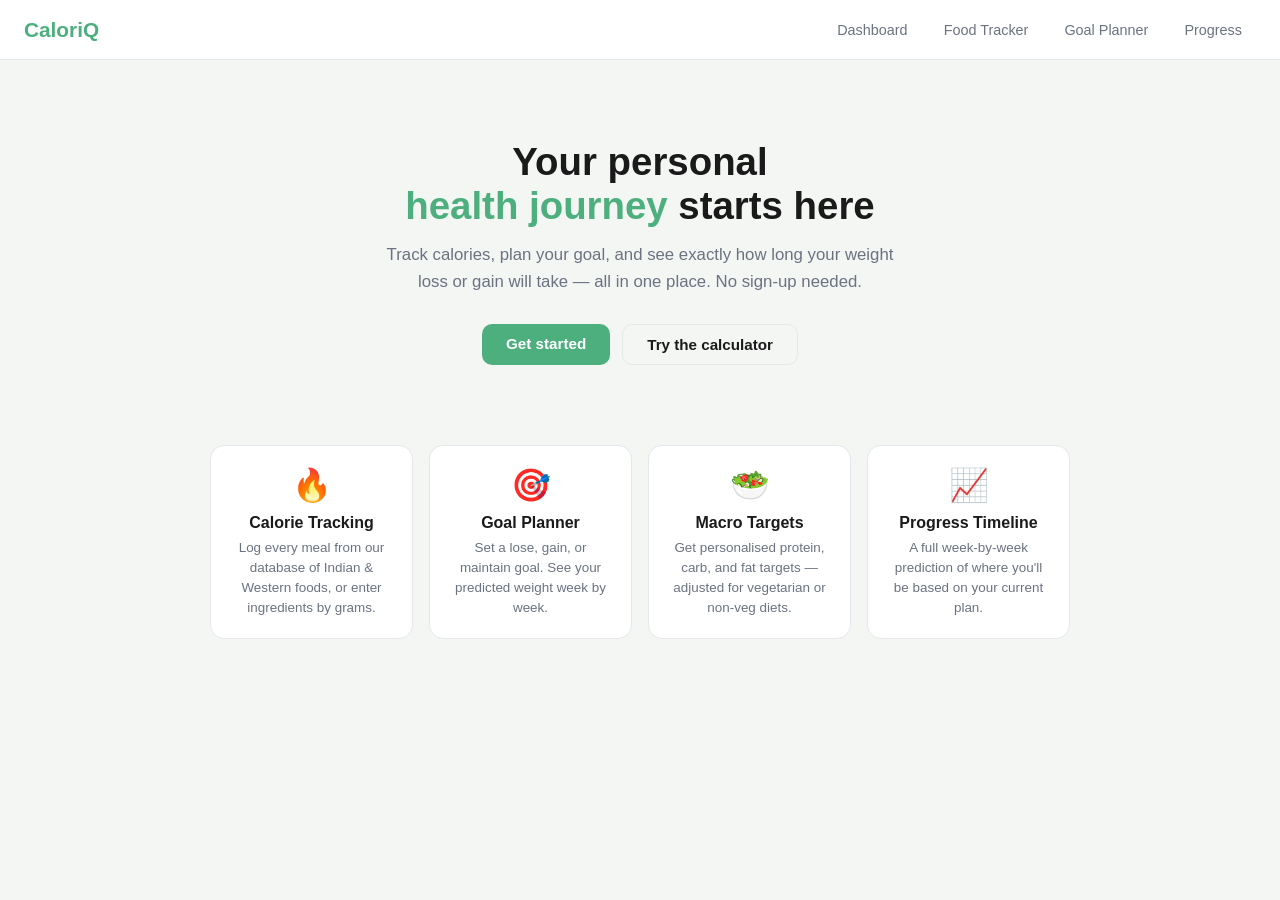
<file: index.html>
<!DOCTYPE html>
<html lang="en">
<head>
  <meta charset="UTF-8" />
  <meta name="viewport" content="width=device-width, initial-scale=1.0" />
  <title>CaloriQ — Track Your Health Journey</title>
  <link rel="stylesheet" href="style.css" />
</head>
<body>

<nav>
  <a class="nav-logo" href="index.html">CaloriQ</a>
  <div class="nav-links">
    <a href="dashboard.html">Dashboard</a>
    <a href="tracker.html">Food Tracker</a>
    <a href="planner.html">Goal Planner</a>
    <a href="progress.html">Progress</a>
  </div>
  <button class="hamburger" onclick="toggleMenu()" aria-label="Menu">
    <span></span><span></span><span></span>
  </button>
</nav>
<div class="mobile-menu" id="mobileMenu">
  <a href="dashboard.html">Dashboard</a>
  <a href="tracker.html">Food Tracker</a>
  <a href="planner.html">Goal Planner</a>
  <a href="progress.html">Progress</a>
</div>

<div class="hero">
  <h1>Your personal<br /><span>health journey</span> starts here</h1>
  <p>Track calories, plan your goal, and see exactly how long your weight loss or gain will take — all in one place. No sign-up needed.</p>
  <div class="hero-btns">
    <a class="btn btn-green" id="mainCta" href="profile-setup.html">Get started</a>
    <a class="btn btn-outline" href="planner.html">Try the calculator</a>
  </div>
</div>

<div class="features">
  <div class="feature-card">
    <div class="icon">🔥</div>
    <h3>Calorie Tracking</h3>
    <p>Log every meal from our database of Indian & Western foods, or enter ingredients by grams.</p>
  </div>
  <div class="feature-card">
    <div class="icon">🎯</div>
    <h3>Goal Planner</h3>
    <p>Set a lose, gain, or maintain goal. See your predicted weight week by week.</p>
  </div>
  <div class="feature-card">
    <div class="icon">🥗</div>
    <h3>Macro Targets</h3>
    <p>Get personalised protein, carb, and fat targets — adjusted for vegetarian or non-veg diets.</p>
  </div>
  <div class="feature-card">
    <div class="icon">📈</div>
    <h3>Progress Timeline</h3>
    <p>A full week-by-week prediction of where you'll be based on your current plan.</p>
  </div>
</div>

<script src="storage.js"></script>
<script>
  // If profile already set up, send straight to dashboard
  const existing = getProfile();
  if (existing && existing.tdee) {
    document.getElementById('mainCta').textContent = 'Go to my dashboard';
    document.getElementById('mainCta').href = 'dashboard.html';
  }

  function toggleMenu() {
    document.getElementById('mobileMenu').classList.toggle('open');
  }
</script>
</body>
</html>
</file>
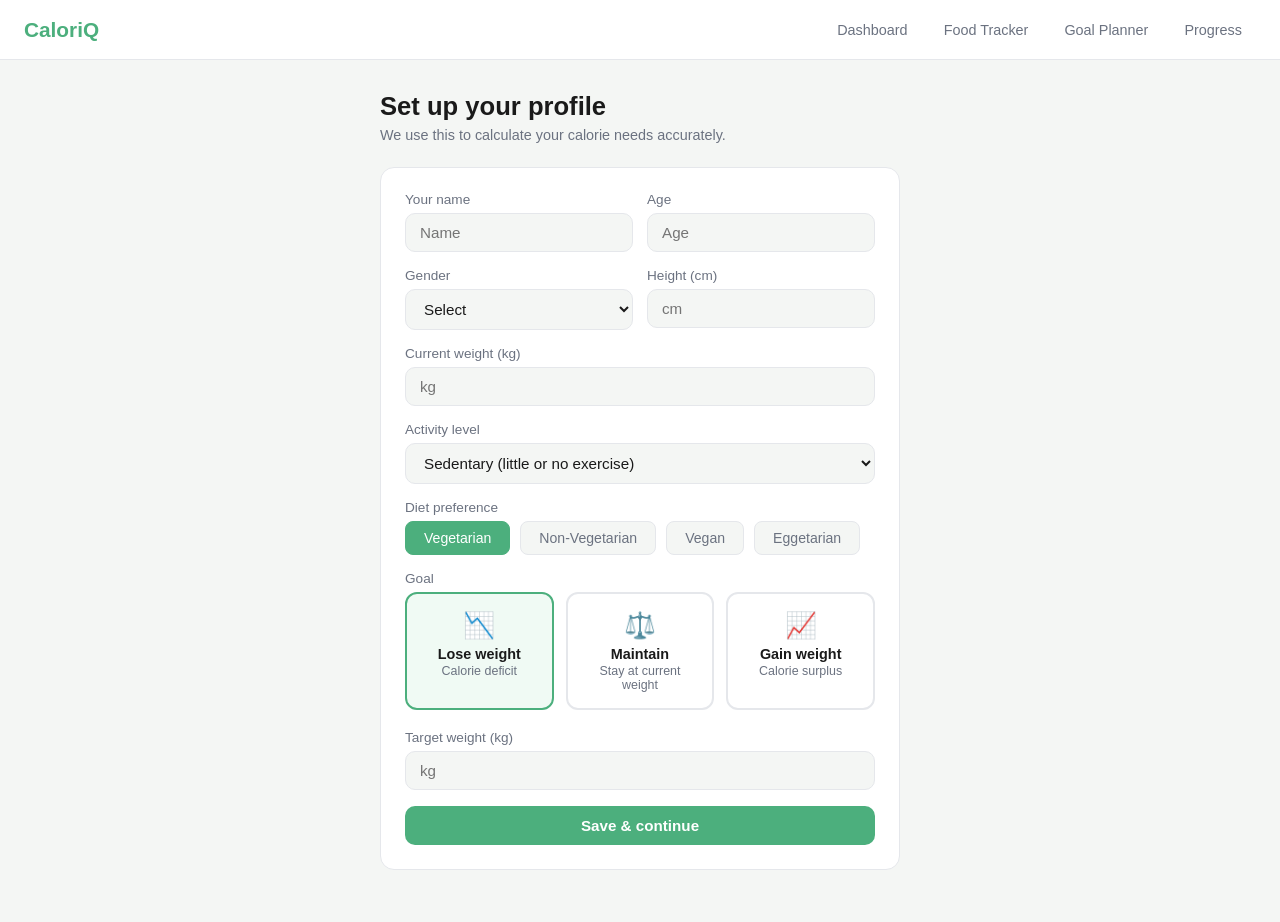
<file: dashboard.html>
<!DOCTYPE html>
<html lang="en">
<head>
  <meta charset="UTF-8" />
  <meta name="viewport" content="width=device-width, initial-scale=1.0" />
  <title>Dashboard — CaloriQ</title>
  <link rel="stylesheet" href="style.css" />
</head>
<body>
<nav>
  <a class="nav-logo" href="index.html">CaloriQ</a>
  <div class="nav-links">
    <a href="dashboard.html" class="active">Dashboard</a>
    <a href="tracker.html">Food Tracker</a>
    <a href="planner.html">Goal Planner</a>
    <a href="progress.html">Progress</a>
  </div>
  <div class="nav-user">
    <span id="navName"></span>
    <a href="profile-setup.html" style="font-size:0.85rem;color:var(--muted);text-decoration:none;border:1px solid var(--border);padding:5px 12px;border-radius:8px;">Edit profile</a>
  </div>
  <button class="hamburger" onclick="toggleMenu()" aria-label="Menu"><span></span><span></span><span></span></button>
</nav>
<div class="mobile-menu" id="mobileMenu">
  <a href="dashboard.html">Dashboard</a>
  <a href="tracker.html">Food Tracker</a>
  <a href="planner.html">Goal Planner</a>
  <a href="progress.html">Progress</a>
  <a href="profile-setup.html">Edit profile</a>
</div>

<div class="page">
  <div style="display:flex;justify-content:space-between;align-items:center;margin-bottom:24px;flex-wrap:wrap;gap:10px;">
    <div>
      <h1 style="font-size:1.5rem;font-weight:700;" id="greeting">Good morning!</h1>
      <p style="color:var(--muted);font-size:0.88rem;" id="todayDate"></p>
    </div>
    <a class="btn btn-green" href="tracker.html">+ Log food</a>
  </div>

  <div class="card">
    <h2>Today's calories</h2>
    <div class="ring-wrap">
      <svg width="120" height="120" viewBox="0 0 120 120">
        <circle cx="60" cy="60" r="50" fill="none" stroke="var(--border)" stroke-width="12"/>
        <circle id="ringCircle" cx="60" cy="60" r="50" fill="none" stroke="var(--green)" stroke-width="12"
          stroke-linecap="round" stroke-dasharray="314" stroke-dashoffset="314"
          transform="rotate(-90 60 60)" style="transition:stroke-dashoffset 0.8s;"/>
        <text id="ringPct" x="60" y="64" text-anchor="middle" font-size="18" font-weight="700" fill="var(--text)">0%</text>
      </svg>
      <div class="ring-info">
        <p>Consumed: <strong id="consumed">0 kcal</strong></p>
        <p>Goal: <strong id="goalCal">— kcal</strong></p>
        <p>Remaining: <strong id="remaining">— kcal</strong></p>
      </div>
    </div>
  </div>

  <div class="card">
    <h2>Today's macros</h2>
    <div class="macro-bar-wrap">
      <div class="bar-label"><span>Protein</span><span id="proteinVal">0g / —g</span></div>
      <div class="bar"><div class="bar-fill protein" id="proteinBar" style="width:0%"></div></div>
    </div>
    <div class="macro-bar-wrap" style="margin-top:12px;">
      <div class="bar-label"><span>Carbohydrates</span><span id="carbsVal">0g / —g</span></div>
      <div class="bar"><div class="bar-fill carbs" id="carbsBar" style="width:0%"></div></div>
    </div>
    <div class="macro-bar-wrap" style="margin-top:12px;">
      <div class="bar-label"><span>Fat</span><span id="fatVal">0g / —g</span></div>
      <div class="bar"><div class="bar-fill fat" id="fatBar" style="width:0%"></div></div>
    </div>
  </div>

  <div class="stat-grid">
    <div class="stat-chip"><div class="value" id="statTDEE">—</div><div class="label">Maintenance (kcal)</div></div>
    <div class="stat-chip"><div class="value" id="statTarget">—</div><div class="label">Your daily target</div></div>
    <div class="stat-chip"><div class="value" id="statBMI">—</div><div class="label">BMI</div></div>
    <div class="stat-chip"><div class="value" id="statGoal">—</div><div class="label">Goal</div></div>
  </div>

  <div class="card" id="macroCard">
    <h2>Recommended daily macros</h2>
    <div id="macroRecs"></div>
    <p style="font-size:0.8rem;color:var(--muted);margin-top:12px;" id="dietNote"></p>
  </div>

  <!-- AI Recommendation Box -->
  <div class="card" style="border:2px solid var(--green);">
    <div style="display:flex;justify-content:space-between;align-items:center;margin-bottom:14px;flex-wrap:wrap;gap:8px;">
      <h2 style="margin:0;">🍽️ What should I eat?</h2>
      <button class="btn btn-green" style="padding:6px 16px;font-size:0.85rem;" onclick="refreshRec()">Suggest again</button>
    </div>
    <div id="recMealType" style="font-size:0.78rem;text-transform:uppercase;letter-spacing:0.06em;color:var(--muted);margin-bottom:10px;"></div>
    <div id="recName" style="font-size:1.15rem;font-weight:700;margin-bottom:6px;"></div>
    <div id="recFoods" style="font-size:0.88rem;color:var(--muted);margin-bottom:10px;"></div>
    <div id="recCal" style="font-size:0.9rem;font-weight:600;color:var(--green);margin-bottom:8px;"></div>
    <div id="recNote" style="font-size:0.84rem;color:var(--muted);padding:10px 14px;background:var(--bg);border-radius:8px;margin-bottom:6px;"></div>
    <div id="recGoalTip" style="font-size:0.82rem;color:var(--muted);font-style:italic;"></div>
  </div>

  <div style="text-align:center;margin-top:8px;">
    <a href="planner.html" style="color:var(--green);font-size:0.9rem;text-decoration:none;">View full goal planner →</a>
  </div>
</div>

<script src="storage.js"></script>
<script src="foods.js"></script>
<script src="recommend.js"></script>
<script>
  const p = getProfile();
  if (!p || !p.tdee) { window.location.href = 'profile-setup.html'; }

  const hour = new Date().getHours();
  document.getElementById('greeting').textContent =
    (p && p.name ? 'Hey, ' + p.name + '! ' : '') +
    (hour < 12 ? 'Good morning!' : hour < 17 ? 'Good afternoon!' : 'Good evening!');
  document.getElementById('todayDate').textContent = new Date().toLocaleDateString('en-IN', { weekday:'long', day:'numeric', month:'long', year:'numeric' });
  document.getElementById('navName').textContent = p?.name || '';

  const tdee = p.tdee;
  const deficit = p.goal === 'lose' ? 500 : p.goal === 'gain' ? 500 : 0;
  const targetCal = p.goal === 'lose' ? tdee - deficit : p.goal === 'gain' ? tdee + deficit : tdee;

  const protein = p.goal === 'gain' ? Math.round(p.weight * 2) : Math.round(p.weight * 1.6);
  const fat = Math.round(targetCal * 0.25 / 9);
  const carbs = Math.round((targetCal - protein * 4 - fat * 9) / 4);

  document.getElementById('statTDEE').textContent = tdee;
  document.getElementById('statTarget').textContent = targetCal;
  document.getElementById('statBMI').textContent = (p.weight / ((p.height / 100) ** 2)).toFixed(1);
  document.getElementById('statGoal').textContent = p.goal === 'lose' ? 'Lose' : p.goal === 'gain' ? 'Gain' : 'Maintain';

  document.getElementById('macroRecs').innerHTML = `
    <div class="macro-bar-wrap">
      <div class="bar-label"><span>Protein</span><span>${protein}g/day</span></div>
      <div class="bar"><div class="bar-fill protein" style="width:100%"></div></div>
    </div>
    <div class="macro-bar-wrap" style="margin-top:12px;">
      <div class="bar-label"><span>Carbohydrates</span><span>${carbs}g/day</span></div>
      <div class="bar"><div class="bar-fill carbs" style="width:100%"></div></div>
    </div>
    <div class="macro-bar-wrap" style="margin-top:12px;">
      <div class="bar-label"><span>Fat</span><span>${fat}g/day</span></div>
      <div class="bar"><div class="bar-fill fat" style="width:100%"></div></div>
    </div>`;

  const dietNotes = {
    veg: 'Vegetarian tip: combine dal + rice or paneer to hit your protein target.',
    nonveg: 'Tip: chicken breast, eggs, and fish are excellent high-protein choices.',
    vegan: 'Vegan tip: tofu, lentils, and chickpeas are great protein sources.',
    eggetarian: 'Tip: eggs + dal together make a complete protein combination.'
  };
  document.getElementById('dietNote').textContent = dietNotes[p.diet] || '';

  // Today's logs
  const today = new Date().toISOString().slice(0, 10);
  const logs = getLogs(today);
  let consumed = 0, prot = 0, cb = 0, ft = 0;
  logs.forEach(l => { consumed += l.cal||0; prot += l.protein||0; cb += l.carbs||0; ft += l.fat||0; });

  document.getElementById('consumed').textContent = consumed + ' kcal';
  document.getElementById('goalCal').textContent = targetCal + ' kcal';
  document.getElementById('remaining').textContent = Math.max(0, targetCal - consumed) + ' kcal';

  const pct = Math.min(100, Math.round(consumed / targetCal * 100));
  document.getElementById('ringCircle').style.strokeDashoffset = 314 - (314 * pct / 100);
  document.getElementById('ringPct').textContent = pct + '%';

  document.getElementById('proteinVal').textContent = `${Math.round(prot)}g / ${protein}g`;
  document.getElementById('carbsVal').textContent = `${Math.round(cb)}g / ${carbs}g`;
  document.getElementById('fatVal').textContent = `${Math.round(ft)}g / ${fat}g`;
  document.getElementById('proteinBar').style.width = Math.min(100, prot / protein * 100) + '%';
  document.getElementById('carbsBar').style.width = Math.min(100, cb / carbs * 100) + '%';
  document.getElementById('fatBar').style.width = Math.min(100, ft / fat * 100) + '%';

  // Recommendation box
  const remainingCal = Math.max(0, targetCal - consumed);

  function refreshRec() {
    const mealType = getMealType();
    const rec = getRecommendation(p, remainingCal, mealType);
    const mealLabels = { breakfast: 'Breakfast suggestion', lunch: 'Lunch suggestion', dinner: 'Dinner suggestion', snack: 'Snack suggestion' };
    document.getElementById('recMealType').textContent = mealLabels[mealType];
    document.getElementById('recName').textContent = rec.name;
    document.getElementById('recFoods').textContent = rec.foods.join(' · ');
    document.getElementById('recCal').textContent = '~' + rec.totalCal + ' kcal';
    document.getElementById('recNote').textContent = rec.note;
    document.getElementById('recGoalTip').textContent = '💡 ' + rec.goalTip;
  }
  refreshRec();

  function toggleMenu() { document.getElementById('mobileMenu').classList.toggle('open'); }
</script>
</body>
</html>
</file>
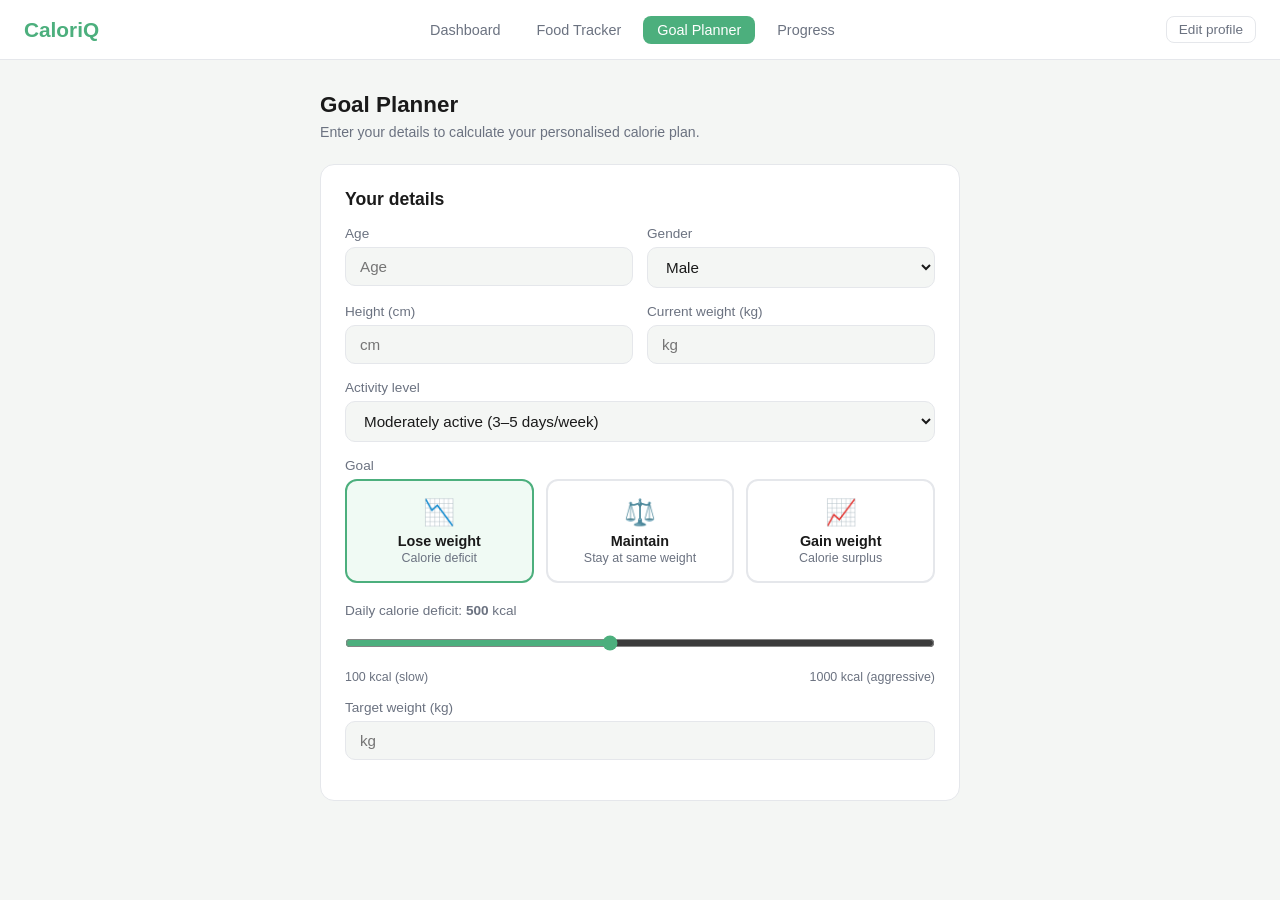
<file: planner.html>
<!DOCTYPE html>
<html lang="en">
<head>
  <meta charset="UTF-8" />
  <meta name="viewport" content="width=device-width, initial-scale=1.0" />
  <title>Goal Planner — CaloriQ</title>
  <link rel="stylesheet" href="style.css" />
</head>
<body>
<nav>
  <a class="nav-logo" href="index.html">CaloriQ</a>
  <div class="nav-links">
    <a href="dashboard.html">Dashboard</a>
    <a href="tracker.html">Food Tracker</a>
    <a href="planner.html" class="active">Goal Planner</a>
    <a href="progress.html">Progress</a>
  </div>
  <div class="nav-user">
    <a href="profile-setup.html" style="font-size:0.85rem;color:var(--muted);text-decoration:none;border:1px solid var(--border);padding:5px 12px;border-radius:8px;">Edit profile</a>
  </div>
  <button class="hamburger" onclick="toggleMenu()" aria-label="Menu"><span></span><span></span><span></span></button>
</nav>
<div class="mobile-menu" id="mobileMenu">
  <a href="dashboard.html">Dashboard</a>
  <a href="tracker.html">Food Tracker</a>
  <a href="planner.html">Goal Planner</a>
  <a href="progress.html">Progress</a>
  <a href="profile-setup.html">Edit profile</a>
</div>

<div class="page" style="max-width:680px;">
  <h1 style="font-size:1.4rem;font-weight:700;margin-bottom:6px;">Goal Planner</h1>
  <p style="color:var(--muted);font-size:0.88rem;margin-bottom:24px;">Enter your details to calculate your personalised calorie plan.</p>

  <div class="card">
    <h2>Your details</h2>
    <div class="form-row">
      <div class="form-group">
        <label>Age</label>
        <input type="number" id="age" placeholder="Age" min="10" max="100" oninput="calculate()" />
      </div>
      <div class="form-group">
        <label>Gender</label>
        <select id="gender" onchange="calculate()">
          <option value="male">Male</option>
          <option value="female">Female</option>
        </select>
      </div>
    </div>
    <div class="form-row">
      <div class="form-group">
        <label>Height (cm)</label>
        <input type="number" id="height" placeholder="cm" oninput="calculate()" />
      </div>
      <div class="form-group">
        <label>Current weight (kg)</label>
        <input type="number" id="weight" placeholder="kg" oninput="calculate()" />
      </div>
    </div>
    <div class="form-group">
      <label>Activity level</label>
      <select id="activity" onchange="calculate()">
        <option value="1.2">Sedentary (little or no exercise)</option>
        <option value="1.375">Lightly active (1–3 days/week)</option>
        <option value="1.55" selected>Moderately active (3–5 days/week)</option>
        <option value="1.725">Very active (6–7 days/week)</option>
        <option value="1.9">Extra active (physical job + training)</option>
      </select>
    </div>

    <div class="form-group">
      <label>Goal</label>
      <div class="goal-cards">
        <div class="goal-card selected" data-goal="lose" onclick="selectGoal(this)">
          <div class="icon">📉</div>
          <div class="name">Lose weight</div>
          <div class="desc">Calorie deficit</div>
        </div>
        <div class="goal-card" data-goal="maintain" onclick="selectGoal(this)">
          <div class="icon">⚖️</div>
          <div class="name">Maintain</div>
          <div class="desc">Stay at same weight</div>
        </div>
        <div class="goal-card" data-goal="gain" onclick="selectGoal(this)">
          <div class="icon">📈</div>
          <div class="name">Gain weight</div>
          <div class="desc">Calorie surplus</div>
        </div>
      </div>
    </div>

    <div id="deficitGroup">
      <div class="form-group">
        <label>Daily calorie <span id="deficitLabel">deficit</span>: <strong id="deficitDisplay">500</strong> kcal</label>
        <input type="range" id="deficit" min="100" max="1000" step="50" value="500"
          oninput="document.getElementById('deficitDisplay').textContent=this.value; calculate();"
          style="width:100%;accent-color:var(--green);" />
        <div style="display:flex;justify-content:space-between;font-size:0.78rem;color:var(--muted);margin-top:4px;">
          <span>100 kcal (slow)</span><span>1000 kcal (aggressive)</span>
        </div>
      </div>
      <div class="form-group">
        <label>Target weight (kg)</label>
        <input type="number" id="targetWeight" placeholder="kg" oninput="calculate()" />
      </div>
    </div>
  </div>

  <!-- Results -->
  <div class="card" id="results" style="display:none;">
    <h2>Your calorie plan</h2>
    <div class="stat-grid">
      <div class="stat-chip"><div class="value" id="resBMR">—</div><div class="label">BMR (kcal)</div></div>
      <div class="stat-chip"><div class="value" id="resTDEE">—</div><div class="label">Maintenance (kcal)</div></div>
      <div class="stat-chip"><div class="value" id="resTarget">—</div><div class="label">Your daily target</div></div>
      <div class="stat-chip"><div class="value" id="resBMI">—</div><div class="label">BMI</div></div>
    </div>

    <div class="alert alert-green" id="weeklyAlert" style="margin-top:4px;"></div>
    <div class="alert alert-orange" id="timeAlert" style="margin-top:8px;display:none;"></div>

    <div style="margin-top:20px;">
      <h2>Recommended macros</h2>
      <div class="macro-bar-wrap">
        <div class="bar-label"><span>Protein</span><span id="rProtein">—</span></div>
        <div class="bar"><div class="bar-fill protein" style="width:100%"></div></div>
      </div>
      <div class="macro-bar-wrap" style="margin-top:12px;">
        <div class="bar-label"><span>Carbohydrates</span><span id="rCarbs">—</span></div>
        <div class="bar"><div class="bar-fill carbs" style="width:100%"></div></div>
      </div>
      <div class="macro-bar-wrap" style="margin-top:12px;">
        <div class="bar-label"><span>Fat</span><span id="rFat">—</span></div>
        <div class="bar"><div class="bar-fill fat" style="width:100%"></div></div>
      </div>
    </div>

    <button class="btn btn-green" style="margin-top:20px;" onclick="savePlan()">Save this plan to my profile</button>
    <span id="savedMsg" style="color:var(--green);font-size:0.85rem;margin-left:12px;display:none;">Saved!</span>
  </div>
</div>

<script src="storage.js"></script>
<script>
  let currentGoal = 'lose';

  // Pre-fill from saved profile
  const p = getProfile();
  if (p) {
    if (p.age) document.getElementById('age').value = p.age;
    if (p.gender) document.getElementById('gender').value = p.gender;
    if (p.height) document.getElementById('height').value = p.height;
    if (p.weight) document.getElementById('weight').value = p.weight;
    if (p.activity) document.getElementById('activity').value = p.activity;
    if (p.targetWeight) document.getElementById('targetWeight').value = p.targetWeight;
    if (p.goal) {
      currentGoal = p.goal;
      document.querySelectorAll('.goal-card').forEach(c => c.classList.toggle('selected', c.dataset.goal === currentGoal));
      updateGoalUI();
    }
    if (p.deficit) {
      document.getElementById('deficit').value = p.deficit;
      document.getElementById('deficitDisplay').textContent = p.deficit;
    }
  }
  calculate();

  function selectGoal(card) {
    document.querySelectorAll('.goal-card').forEach(c => c.classList.remove('selected'));
    card.classList.add('selected');
    currentGoal = card.dataset.goal;
    updateGoalUI();
    calculate();
  }

  function updateGoalUI() {
    document.getElementById('deficitGroup').style.display = currentGoal === 'maintain' ? 'none' : '';
    document.getElementById('deficitLabel').textContent = currentGoal === 'gain' ? 'surplus' : 'deficit';
  }

  function calculate() {
    const age = +document.getElementById('age').value;
    const gender = document.getElementById('gender').value;
    const height = +document.getElementById('height').value;
    const weight = +document.getElementById('weight').value;
    const activity = +document.getElementById('activity').value;
    const deficit = +document.getElementById('deficit').value;
    const targetWeight = +document.getElementById('targetWeight').value;

    if (!age || !height || !weight) { document.getElementById('results').style.display = 'none'; return; }

    const bmr = Math.round(gender === 'male'
      ? 10 * weight + 6.25 * height - 5 * age + 5
      : 10 * weight + 6.25 * height - 5 * age - 161);
    const tdee = Math.round(bmr * activity);
    const target = currentGoal === 'lose' ? tdee - deficit : currentGoal === 'gain' ? tdee + deficit : tdee;
    const bmi = (weight / ((height / 100) ** 2)).toFixed(1);

    document.getElementById('resBMR').textContent = bmr;
    document.getElementById('resTDEE').textContent = tdee;
    document.getElementById('resTarget').textContent = target;
    document.getElementById('resBMI').textContent = bmi;

    const kgPerWeek = (deficit * 7 / 7700).toFixed(2);
    const weeklyEl = document.getElementById('weeklyAlert');
    const timeEl = document.getElementById('timeAlert');

    if (currentGoal === 'maintain') {
      weeklyEl.textContent = `Eat ${target} kcal/day to maintain your current weight.`;
      timeEl.style.display = 'none';
    } else {
      const dir = currentGoal === 'lose' ? 'lose' : 'gain';
      weeklyEl.textContent = `At a ${deficit} kcal ${currentGoal === 'lose' ? 'deficit' : 'surplus'}, you will ${dir} approximately ${kgPerWeek} kg per week.`;
      if (targetWeight && targetWeight !== weight) {
        const diff = Math.abs(weight - targetWeight);
        const weeks = Math.round(diff / +kgPerWeek);
        const months = (weeks / 4.33).toFixed(1);
        timeEl.textContent = `To ${dir} ${diff.toFixed(1)} kg and reach ${targetWeight} kg: ~${weeks} weeks (${months} months).`;
        timeEl.style.display = '';
      } else {
        timeEl.style.display = 'none';
      }
    }

    const protein = currentGoal === 'gain' ? Math.round(weight * 2) : Math.round(weight * 1.6);
    const fat = Math.round(target * 0.25 / 9);
    const carbs = Math.round((target - protein * 4 - fat * 9) / 4);
    document.getElementById('rProtein').textContent = protein + 'g/day';
    document.getElementById('rCarbs').textContent = carbs + 'g/day';
    document.getElementById('rFat').textContent = fat + 'g/day';

    document.getElementById('results').style.display = '';
    window._planData = { age, gender, height, weight, activity, goal: currentGoal, targetWeight, tdee, deficit, target };
  }

  function savePlan() {
    if (!window._planData) return;
    saveProfile(window._planData);
    document.getElementById('savedMsg').style.display = 'inline';
    setTimeout(() => document.getElementById('savedMsg').style.display = 'none', 2500);
  }

  function toggleMenu() { document.getElementById('mobileMenu').classList.toggle('open'); }
</script>
</body>
</html>
</file>
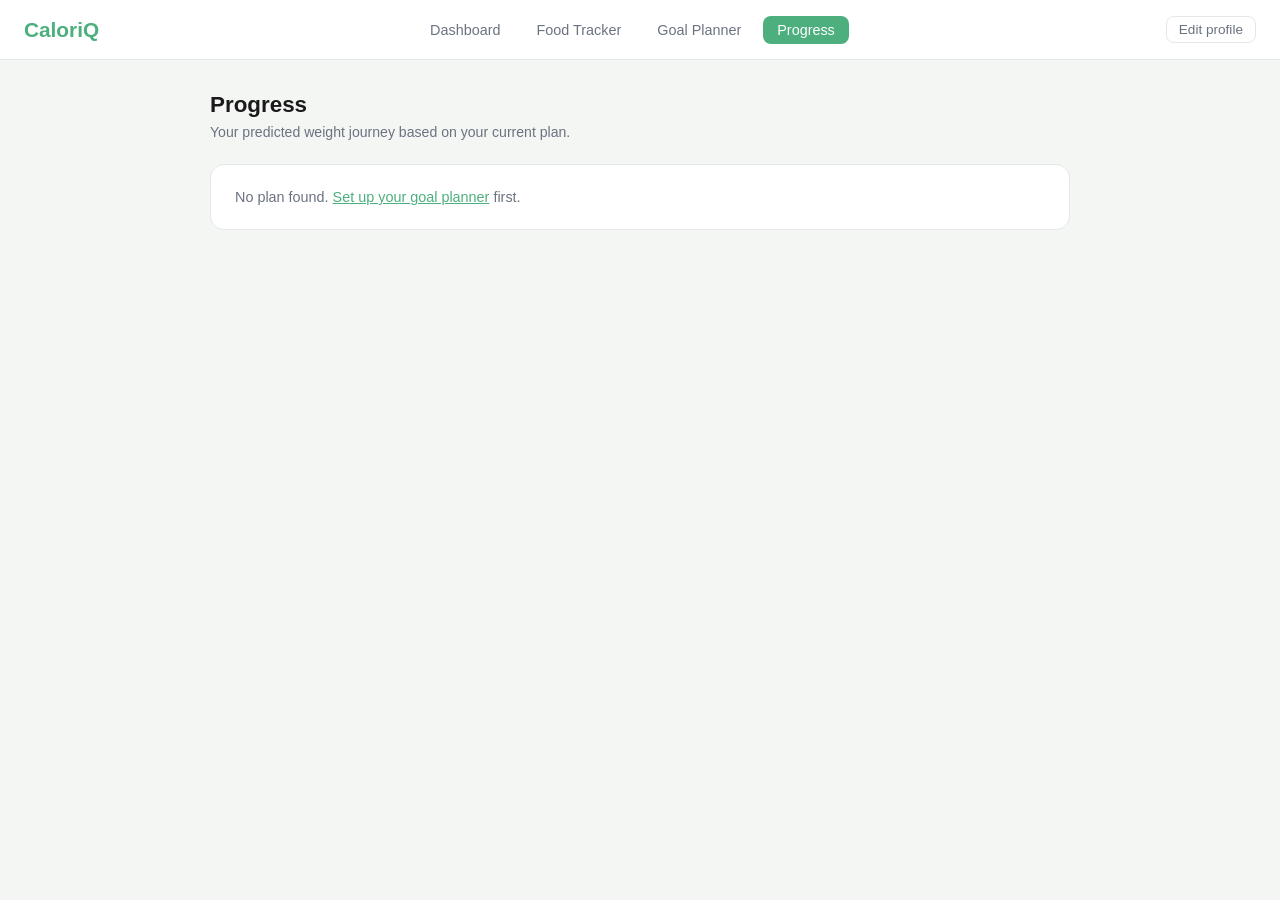
<file: progress.html>
<!DOCTYPE html>
<html lang="en">
<head>
  <meta charset="UTF-8" />
  <meta name="viewport" content="width=device-width, initial-scale=1.0" />
  <title>Progress — CaloriQ</title>
  <link rel="stylesheet" href="style.css" />
</head>
<body>
<nav>
  <a class="nav-logo" href="index.html">CaloriQ</a>
  <div class="nav-links">
    <a href="dashboard.html">Dashboard</a>
    <a href="tracker.html">Food Tracker</a>
    <a href="planner.html">Goal Planner</a>
    <a href="progress.html" class="active">Progress</a>
  </div>
  <div class="nav-user">
    <a href="profile-setup.html" style="font-size:0.85rem;color:var(--muted);text-decoration:none;border:1px solid var(--border);padding:5px 12px;border-radius:8px;">Edit profile</a>
  </div>
  <button class="hamburger" onclick="toggleMenu()" aria-label="Menu"><span></span><span></span><span></span></button>
</nav>
<div class="mobile-menu" id="mobileMenu">
  <a href="dashboard.html">Dashboard</a>
  <a href="tracker.html">Food Tracker</a>
  <a href="planner.html">Goal Planner</a>
  <a href="progress.html">Progress</a>
  <a href="profile-setup.html">Edit profile</a>
</div>

<div class="page">
  <h1 style="font-size:1.4rem;font-weight:700;margin-bottom:6px;">Progress</h1>
  <p style="color:var(--muted);font-size:0.88rem;margin-bottom:24px;">Your predicted weight journey based on your current plan.</p>

  <div id="noProfileMsg" class="card" style="display:none;">
    <p style="color:var(--muted);font-size:0.9rem;">No plan found. <a href="planner.html" style="color:var(--green);">Set up your goal planner</a> first.</p>
  </div>

  <div id="mainContent">
    <div class="stat-grid" style="margin-bottom:20px;">
      <div class="stat-chip"><div class="value" id="chipStart">—</div><div class="label">Starting weight (kg)</div></div>
      <div class="stat-chip"><div class="value" id="chipTarget">—</div><div class="label">Target weight (kg)</div></div>
      <div class="stat-chip"><div class="value" id="chipDiff">—</div><div class="label">To <span id="chipDir">lose</span> (kg)</div></div>
      <div class="stat-chip"><div class="value" id="chipWeeks">—</div><div class="label">Estimated weeks</div></div>
    </div>

    <div class="card">
      <h2>Week-by-week prediction</h2>
      <p style="font-size:0.82rem;color:var(--muted);margin-bottom:16px;">Based on a <span id="deficitNote">500</span> kcal daily <span id="dirNote">deficit</span>. Actual results vary.</p>
      <div style="overflow-x:auto;">
        <table class="prog-table">
          <thead>
            <tr><th>Week</th><th>Date</th><th>Predicted weight (kg)</th><th>Change</th></tr>
          </thead>
          <tbody id="progBody"></tbody>
        </table>
      </div>
    </div>

    <div class="card">
      <h2>Log today's weight</h2>
      <p style="font-size:0.85rem;color:var(--muted);margin-bottom:14px;">Track your real weight to compare against predictions.</p>
      <div style="display:flex;gap:10px;align-items:center;flex-wrap:wrap;">
        <input type="number" id="actualWeight" placeholder="kg" step="0.1"
          style="width:100px;padding:9px 12px;border:1px solid var(--border);border-radius:10px;font-size:0.95rem;" />
        <button class="btn btn-green" onclick="logWeight()">Log weight</button>
        <span id="weightSaved" style="color:var(--green);font-size:0.85rem;display:none;">Saved!</span>
      </div>
    </div>

    <div class="card" id="historyCard" style="display:none;">
      <h2>Weight history</h2>
      <table class="prog-table">
        <thead><tr><th>Date</th><th>Your weight (kg)</th><th>vs prediction</th></tr></thead>
        <tbody id="historyBody"></tbody>
      </table>
    </div>
  </div>
</div>

<script src="storage.js"></script>
<script>
  const p = getProfile();

  if (!p || !p.tdee) {
    document.getElementById('noProfileMsg').style.display = '';
    document.getElementById('mainContent').style.display = 'none';
  } else {
    buildTable(p);
    renderHistory(p);
  }

  function buildTable(p) {
    const start = p.weight;
    const target = p.targetWeight || start;
    const goal = p.goal || 'maintain';
    const deficit = p.deficit || 500;
    const kgPerWeek = deficit * 7 / 7700;

    document.getElementById('chipStart').textContent = start;
    document.getElementById('chipTarget').textContent = target;
    document.getElementById('chipDiff').textContent = Math.abs(start - target).toFixed(1);
    document.getElementById('chipDir').textContent = goal === 'gain' ? 'gain' : 'lose';
    document.getElementById('deficitNote').textContent = deficit;
    document.getElementById('dirNote').textContent = goal === 'gain' ? 'surplus' : 'deficit';

    const totalWeeks = goal === 'maintain' ? 12 : Math.ceil(Math.abs(start - target) / kgPerWeek);
    document.getElementById('chipWeeks').textContent = goal === 'maintain' ? '—' : totalWeeks;

    const tbody = document.getElementById('progBody');
    const now = new Date();

    for (let w = 0; w <= Math.min(totalWeeks, 52); w++) {
      const date = new Date(now);
      date.setDate(date.getDate() + w * 7);

      const predicted = goal === 'lose'
        ? Math.max(target, start - kgPerWeek * w)
        : goal === 'gain'
        ? Math.min(target, start + kgPerWeek * w)
        : start;

      const change = w === 0 ? '—'
        : (goal === 'lose' ? '−' : goal === 'gain' ? '+' : '') + kgPerWeek.toFixed(2) + ' kg';

      const reached = w > 0 && (
        (goal === 'lose' && predicted <= target) ||
        (goal === 'gain' && predicted >= target)
      );

      tbody.innerHTML += `<tr ${reached ? 'style="background:#f0faf4;font-weight:600;"' : ''}>
        <td>${w === 0 ? 'Now' : 'Week ' + w}</td>
        <td>${date.toLocaleDateString('en-IN', { day:'numeric', month:'short' })}</td>
        <td>${predicted.toFixed(1)} kg ${reached ? '🎯' : ''}</td>
        <td style="color:${goal === 'lose' ? 'var(--red)' : goal === 'gain' ? 'var(--green)' : 'var(--muted)'};">${change}</td>
      </tr>`;

      if (reached) break;
    }
  }

  function logWeight() {
    const w = parseFloat(document.getElementById('actualWeight').value);
    if (!w) return;
    addWeightLog(w);
    document.getElementById('actualWeight').value = '';
    document.getElementById('weightSaved').style.display = 'inline';
    setTimeout(() => document.getElementById('weightSaved').style.display = 'none', 2000);
    renderHistory(getProfile());
  }

  function renderHistory(p) {
    const logs = getWeightLogs();
    if (!logs.length) return;
    document.getElementById('historyCard').style.display = '';
    const kgPerWeek = (p.deficit || 500) * 7 / 7700;
    const startTs = p.updatedAt || Date.now();
    const goal = p.goal || 'maintain';

    document.getElementById('historyBody').innerHTML = logs
      .sort((a, b) => b.ts - a.ts)
      .map(l => {
        const weeksIn = (l.ts - startTs) / (7 * 24 * 3600 * 1000);
        const predicted = goal === 'lose' ? p.weight - kgPerWeek * weeksIn
          : goal === 'gain' ? p.weight + kgPerWeek * weeksIn : p.weight;
        const diff = (l.weight - predicted).toFixed(1);
        const sign = diff > 0 ? '+' : '';
        return `<tr>
          <td>${new Date(l.ts).toLocaleDateString('en-IN', { day:'numeric', month:'short' })}</td>
          <td>${l.weight} kg</td>
          <td style="color:${Math.abs(diff) < 0.5 ? 'var(--green)' : 'var(--muted)'};">${sign}${diff} kg vs prediction</td>
        </tr>`;
      }).join('');
  }

  function toggleMenu() { document.getElementById('mobileMenu').classList.toggle('open'); }
</script>
</body>
</html>
</file>
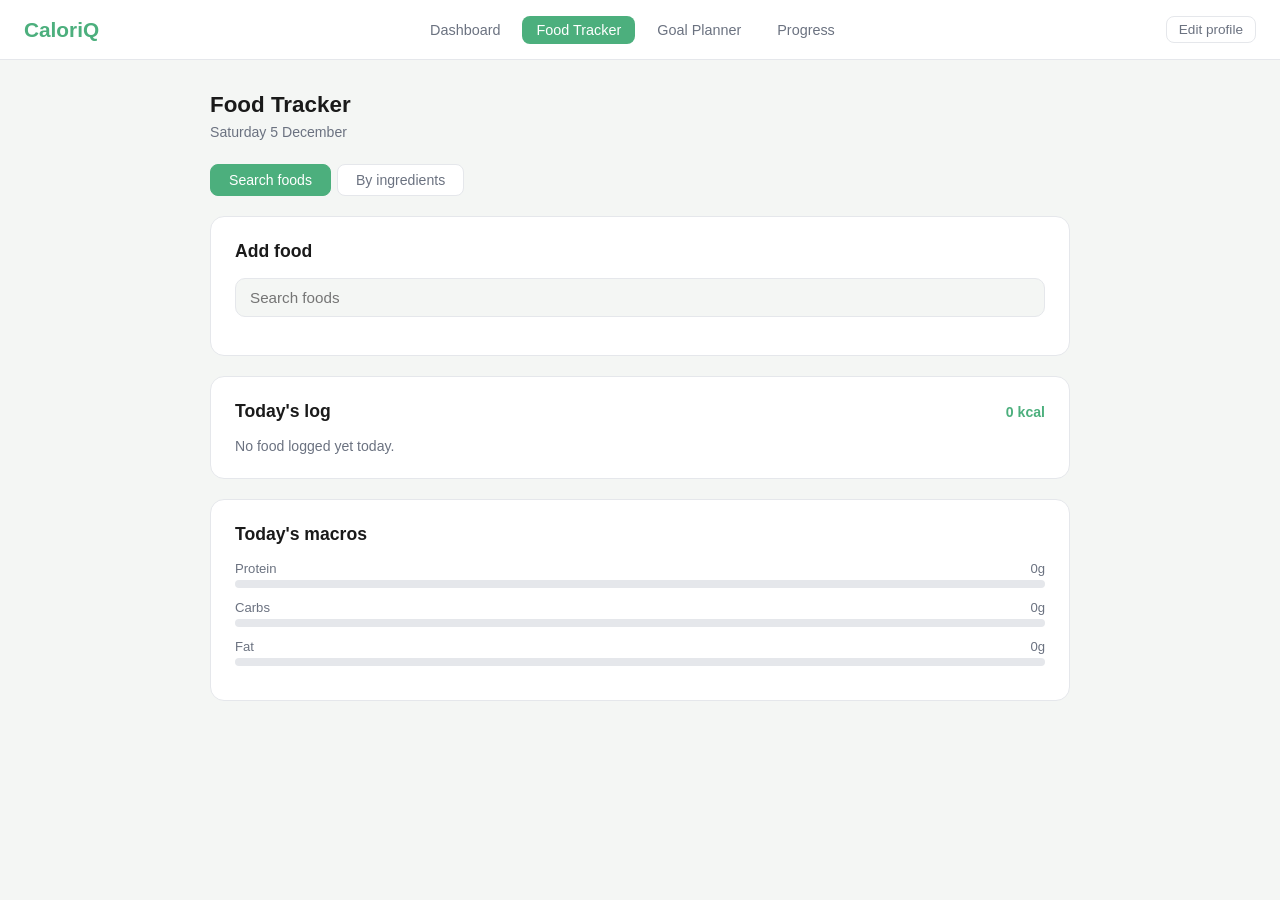
<file: tracker.html>
<!DOCTYPE html>
<html lang="en">
<head>
  <meta charset="UTF-8" />
  <meta name="viewport" content="width=device-width, initial-scale=1.0" />
  <title>Food Tracker — CaloriQ</title>
  <link rel="stylesheet" href="style.css" />
</head>
<body>
<nav>
  <a class="nav-logo" href="index.html">CaloriQ</a>
  <div class="nav-links">
    <a href="dashboard.html">Dashboard</a>
    <a href="tracker.html" class="active">Food Tracker</a>
    <a href="planner.html">Goal Planner</a>
    <a href="progress.html">Progress</a>
  </div>
  <div class="nav-user">
    <a href="profile-setup.html" style="font-size:0.85rem;color:var(--muted);text-decoration:none;border:1px solid var(--border);padding:5px 12px;border-radius:8px;">Edit profile</a>
  </div>
  <button class="hamburger" onclick="toggleMenu()" aria-label="Menu"><span></span><span></span><span></span></button>
</nav>
<div class="mobile-menu" id="mobileMenu">
  <a href="dashboard.html">Dashboard</a>
  <a href="tracker.html">Food Tracker</a>
  <a href="planner.html">Goal Planner</a>
  <a href="progress.html">Progress</a>
  <a href="profile-setup.html">Edit profile</a>
</div>

<div class="page">
  <h1 style="font-size:1.4rem;font-weight:700;margin-bottom:6px;">Food Tracker</h1>
  <p style="color:var(--muted);font-size:0.88rem;margin-bottom:24px;" id="todayLabel"></p>

  <div class="tabs">
    <button class="tab-btn active" onclick="switchTab('search', this)">Search foods</button>
    <button class="tab-btn" onclick="switchTab('ingredients', this)">By ingredients</button>
  </div>

  <!-- Search tab -->
  <div id="tabSearch">
    <div class="card">
      <h2>Add food</h2>
      <div class="search-wrap">
        <input type="search" id="foodSearch" placeholder="Search foods" oninput="searchFood(this.value)" autocomplete="off" />
        <div class="search-results" id="searchResults"></div>
      </div>
      <div id="selectedFood" style="display:none;" class="alert alert-green">
        <strong id="selName"></strong> — <span id="selCal"></span> kcal per <span id="selUnit"></span>
        <div style="margin-top:10px;display:flex;gap:10px;align-items:center;flex-wrap:wrap;">
          <label style="font-size:0.85rem;color:var(--muted);">Quantity:</label>
          <input type="number" id="qty" value="1" min="0.5" step="0.5" style="width:70px;padding:6px 10px;border:1px solid var(--border);border-radius:8px;font-size:0.9rem;" />
          <button class="btn btn-green" style="padding:7px 18px;font-size:0.88rem;" onclick="addFood()">Add</button>
        </div>
      </div>
    </div>
  </div>

  <!-- Ingredients tab -->
  <div id="tabIngredients" style="display:none;">
    <div class="card">
      <h2>Calculate by ingredient</h2>
      <p style="font-size:0.85rem;color:var(--muted);margin-bottom:14px;">Enter how many grams of each ingredient you used.</p>
      <div id="ingredientList"></div>
      <button class="btn btn-outline" style="margin-top:12px;font-size:0.85rem;" onclick="addIngredientRow()">+ Add ingredient</button>
      <div style="margin-top:16px;padding-top:16px;border-top:1px solid var(--border);">
        <div id="ingCalcResult" style="font-size:0.9rem;color:var(--muted);">Enter ingredients above to see calories.</div>
        <button class="btn btn-green" style="margin-top:12px;font-size:0.88rem;" onclick="logIngredients()">Log this meal</button>
      </div>
    </div>
  </div>

  <!-- Today's log -->
  <div class="card">
    <div style="display:flex;justify-content:space-between;align-items:center;margin-bottom:16px;">
      <h2 style="margin:0;">Today's log</h2>
      <span style="font-size:0.88rem;color:var(--green);font-weight:600;" id="totalCalLabel">0 kcal</span>
    </div>
    <div id="logList"><p style="color:var(--muted);font-size:0.88rem;">No food logged yet today.</p></div>
  </div>

  <div class="card">
    <h2>Today's macros</h2>
    <div class="macro-bar-wrap">
      <div class="bar-label"><span>Protein</span><span id="pVal">0g</span></div>
      <div class="bar"><div class="bar-fill protein" id="pBar" style="width:0%"></div></div>
    </div>
    <div class="macro-bar-wrap" style="margin-top:12px;">
      <div class="bar-label"><span>Carbs</span><span id="cVal">0g</span></div>
      <div class="bar"><div class="bar-fill carbs" id="cBar" style="width:0%"></div></div>
    </div>
    <div class="macro-bar-wrap" style="margin-top:12px;">
      <div class="bar-label"><span>Fat</span><span id="fVal">0g</span></div>
      <div class="bar"><div class="bar-fill fat" id="fBar" style="width:0%"></div></div>
    </div>
  </div>
</div>

<script src="foods.js"></script>
<script src="storage.js"></script>
<script>
  const today = new Date().toISOString().slice(0, 10);
  document.getElementById('todayLabel').textContent = new Date().toLocaleDateString('en-IN', { weekday:'long', day:'numeric', month:'long' });

  const profile = getProfile();
  const tgtProtein = profile ? Math.round(profile.weight * 1.6) : 100;
  const tgtCarbs = 200, tgtFat = 60;

  let selectedItem = null;

  // --- SEARCH ---
  window.searchFood = function(q) {
    const res = document.getElementById('searchResults');
    if (!q.trim()) { res.classList.remove('open'); return; }
    const matches = FOODS.filter(f => f.name.toLowerCase().includes(q.toLowerCase())).slice(0, 8);
    if (!matches.length) { res.classList.remove('open'); return; }
    res.innerHTML = matches.map(f =>
      `<div class="search-result-item" onclick="selectFood(${FOODS.indexOf(f)})">
        <span>${f.name}</span>
        <span class="cal-hint">${f.cal} kcal / ${f.unit}</span>
      </div>`).join('');
    res.classList.add('open');
  };

  window.selectFood = function(idx) {
    selectedItem = FOODS[idx];
    document.getElementById('selName').textContent = selectedItem.name;
    document.getElementById('selCal').textContent = selectedItem.cal;
    document.getElementById('selUnit').textContent = selectedItem.unit;
    document.getElementById('selectedFood').style.display = '';
    document.getElementById('searchResults').classList.remove('open');
    document.getElementById('foodSearch').value = selectedItem.name;
  };

  window.addFood = function() {
    if (!selectedItem) return;
    const qty = parseFloat(document.getElementById('qty').value) || 1;
    addLog({
      date: today,
      name: selectedItem.name + (qty !== 1 ? ` ×${qty}` : ''),
      cal: Math.round(selectedItem.cal * qty),
      protein: +(selectedItem.protein * qty).toFixed(1),
      carbs: +(selectedItem.carbs * qty).toFixed(1),
      fat: +(selectedItem.fat * qty).toFixed(1)
    });
    document.getElementById('selectedFood').style.display = 'none';
    document.getElementById('foodSearch').value = '';
    selectedItem = null;
    renderLog();
  };

  // --- INGREDIENTS ---
  function addIngredientRow() {
    const wrap = document.getElementById('ingredientList');
    const id = 'ing_' + Date.now();
    const div = document.createElement('div');
    div.id = id;
    div.style.cssText = 'display:flex;gap:8px;margin-bottom:10px;align-items:center;flex-wrap:wrap;';
    div.innerHTML = `
      <select style="flex:1;min-width:140px;padding:8px 10px;border:1px solid var(--border);border-radius:8px;font-size:0.88rem;background:var(--bg);" onchange="calcIngredients()">
        <option value="">Select ingredient</option>
        ${INGREDIENTS.map((ing, i) => `<option value="${i}">${ing.name}</option>`).join('')}
      </select>
      <input type="number" placeholder="Grams" min="1" style="width:80px;padding:8px 10px;border:1px solid var(--border);border-radius:8px;font-size:0.88rem;" oninput="calcIngredients()" />
      <button onclick="document.getElementById('${id}').remove();calcIngredients();" style="background:none;border:none;color:var(--muted);cursor:pointer;font-size:1.2rem;">×</button>`;
    wrap.appendChild(div);
  }

  window.addIngredientRow = addIngredientRow;

  window.calcIngredients = function() {
    let cal=0, p=0, c=0, f=0;
    document.querySelectorAll('#ingredientList > div').forEach(row => {
      const sel = row.querySelector('select');
      const g = parseFloat(row.querySelector('input')?.value) || 0;
      if (!sel.value || !g) return;
      const ing = INGREDIENTS[+sel.value];
      cal += ing.cal * g / 100;
      p += ing.protein * g / 100;
      c += ing.carbs * g / 100;
      f += ing.fat * g / 100;
    });
    document.getElementById('ingCalcResult').innerHTML = cal
      ? `<strong>${Math.round(cal)} kcal</strong> &nbsp;|&nbsp; Protein: ${p.toFixed(1)}g &nbsp;|&nbsp; Carbs: ${c.toFixed(1)}g &nbsp;|&nbsp; Fat: ${f.toFixed(1)}g`
      : 'Enter ingredients above to see calories.';
    window._ingTotals = { cal: Math.round(cal), protein: +p.toFixed(1), carbs: +c.toFixed(1), fat: +f.toFixed(1) };
  };

  window.logIngredients = function() {
    const t = window._ingTotals;
    if (!t || !t.cal) return;
    addLog({ date: today, name: 'Custom meal', ...t });
    document.getElementById('ingredientList').innerHTML = '';
    addIngredientRow();
    calcIngredients();
    renderLog();
  };

  // --- LOG RENDER ---
  function renderLog() {
    const logs = getLogs(today);
    let totalCal=0, totalP=0, totalC=0, totalF=0;
    logs.forEach(l => { totalCal+=l.cal; totalP+=l.protein; totalC+=l.carbs; totalF+=l.fat; });

    const logList = document.getElementById('logList');
    logList.innerHTML = logs.length
      ? logs.map(l => `
        <div class="food-log-item">
          <div>
            <div class="name">${l.name}</div>
            <div style="font-size:0.78rem;color:var(--muted);">P: ${l.protein}g · C: ${l.carbs}g · F: ${l.fat}g</div>
          </div>
          <div style="display:flex;align-items:center;gap:10px;">
            <span class="cal">${l.cal} kcal</span>
            <button class="remove" onclick="removeLog(${l.id});renderLog();">×</button>
          </div>
        </div>`).join('')
      : '<p style="color:var(--muted);font-size:0.88rem;">No food logged yet today.</p>';

    document.getElementById('totalCalLabel').textContent = totalCal + ' kcal';
    document.getElementById('pVal').textContent = Math.round(totalP) + 'g';
    document.getElementById('cVal').textContent = Math.round(totalC) + 'g';
    document.getElementById('fVal').textContent = Math.round(totalF) + 'g';
    document.getElementById('pBar').style.width = Math.min(100, totalP / tgtProtein * 100) + '%';
    document.getElementById('cBar').style.width = Math.min(100, totalC / tgtCarbs * 100) + '%';
    document.getElementById('fBar').style.width = Math.min(100, totalF / tgtFat * 100) + '%';
  }

  renderLog();
  addIngredientRow();

  document.addEventListener('click', e => {
    if (!e.target.closest('.search-wrap')) document.getElementById('searchResults').classList.remove('open');
  });

  function switchTab(tab, btn) {
    document.querySelectorAll('.tab-btn').forEach(b => b.classList.remove('active'));
    btn.classList.add('active');
    document.getElementById('tabSearch').style.display = tab === 'search' ? '' : 'none';
    document.getElementById('tabIngredients').style.display = tab === 'ingredients' ? '' : 'none';
  }
  function toggleMenu() { document.getElementById('mobileMenu').classList.toggle('open'); }
</script>
</body>
</html>
</file>
<file: style.css>
* {
  margin: 0;
  padding: 0;
  box-sizing: border-box;
}

:root {
  --green: #4caf7d;
  --green-dark: #388e5c;
  --bg: #f4f6f4;
  --card: #ffffff;
  --text: #1a1a1a;
  --muted: #6b7280;
  --border: #e5e7eb;
  --red: #ef4444;
  --orange: #f59e0b;
  --blue: #3b82f6;
}

body {
  font-family: 'Segoe UI', sans-serif;
  background: var(--bg);
  color: var(--text);
  min-height: 100vh;
}

/* NAV */
nav {
  background: var(--card);
  border-bottom: 1px solid var(--border);
  padding: 0 24px;
  display: flex;
  align-items: center;
  justify-content: space-between;
  height: 60px;
  position: sticky;
  top: 0;
  z-index: 100;
}

.nav-logo {
  font-size: 1.3rem;
  font-weight: 700;
  color: var(--green);
  text-decoration: none;
}

.nav-links {
  display: flex;
  gap: 8px;
}

.nav-links a {
  text-decoration: none;
  color: var(--muted);
  font-size: 0.9rem;
  padding: 6px 14px;
  border-radius: 8px;
  transition: all 0.2s;
}

.nav-links a:hover,
.nav-links a.active {
  background: var(--green);
  color: white;
}

.nav-user {
  display: flex;
  align-items: center;
  gap: 10px;
  font-size: 0.9rem;
  color: var(--muted);
}

.nav-user button {
  background: none;
  border: 1px solid var(--border);
  padding: 5px 12px;
  border-radius: 8px;
  cursor: pointer;
  font-size: 0.85rem;
  color: var(--muted);
  transition: all 0.2s;
}

.nav-user button:hover {
  border-color: var(--red);
  color: var(--red);
}

/* HAMBURGER */
.hamburger {
  display: none;
  flex-direction: column;
  gap: 5px;
  cursor: pointer;
  background: none;
  border: none;
  padding: 4px;
}

.hamburger span {
  display: block;
  width: 24px;
  height: 2px;
  background: var(--text);
  border-radius: 2px;
}

.mobile-menu {
  display: none;
  position: absolute;
  top: 60px;
  left: 0;
  right: 0;
  background: var(--card);
  border-bottom: 1px solid var(--border);
  padding: 12px 24px;
  flex-direction: column;
  gap: 6px;
  z-index: 99;
}

.mobile-menu.open {
  display: flex;
}

.mobile-menu a {
  text-decoration: none;
  color: var(--text);
  padding: 10px 0;
  border-bottom: 1px solid var(--border);
  font-size: 0.95rem;
}

/* PAGE WRAPPER */
.page {
  max-width: 900px;
  margin: 0 auto;
  padding: 32px 20px;
}

/* CARDS */
.card {
  background: var(--card);
  border: 1px solid var(--border);
  border-radius: 14px;
  padding: 24px;
  margin-bottom: 20px;
}

.card h2 {
  font-size: 1.1rem;
  margin-bottom: 16px;
  color: var(--text);
}

/* FORM ELEMENTS */
.form-group {
  margin-bottom: 16px;
}

.form-group label {
  display: block;
  font-size: 0.85rem;
  color: var(--muted);
  margin-bottom: 6px;
  font-weight: 500;
}

.form-group input,
.form-group select {
  width: 100%;
  padding: 10px 14px;
  border: 1px solid var(--border);
  border-radius: 10px;
  font-size: 0.95rem;
  background: var(--bg);
  color: var(--text);
  outline: none;
  transition: border 0.2s;
}

.form-group input:focus,
.form-group select:focus {
  border-color: var(--green);
}

.form-row {
  display: grid;
  grid-template-columns: 1fr 1fr;
  gap: 14px;
}

/* BUTTONS */
.btn {
  display: inline-block;
  padding: 11px 24px;
  border-radius: 10px;
  font-size: 0.95rem;
  font-weight: 600;
  cursor: pointer;
  border: none;
  transition: all 0.2s;
  text-decoration: none;
  text-align: center;
}

.btn-green {
  background: var(--green);
  color: white;
}

.btn-green:hover {
  background: var(--green-dark);
}

.btn-outline {
  background: none;
  border: 1px solid var(--border);
  color: var(--text);
}

.btn-outline:hover {
  border-color: var(--green);
  color: var(--green);
}

.btn-full {
  width: 100%;
}

/* STAT CHIPS */
.stat-grid {
  display: grid;
  grid-template-columns: repeat(auto-fit, minmax(140px, 1fr));
  gap: 14px;
  margin-bottom: 20px;
}

.stat-chip {
  background: var(--card);
  border: 1px solid var(--border);
  border-radius: 12px;
  padding: 16px;
  text-align: center;
}

.stat-chip .value {
  font-size: 1.6rem;
  font-weight: 700;
  color: var(--green);
}

.stat-chip .label {
  font-size: 0.78rem;
  color: var(--muted);
  margin-top: 4px;
}

/* MACRO BAR */
.macro-bar-wrap {
  margin: 10px 0;
}

.macro-bar-wrap .bar-label {
  display: flex;
  justify-content: space-between;
  font-size: 0.82rem;
  color: var(--muted);
  margin-bottom: 4px;
}

.bar {
  height: 8px;
  border-radius: 4px;
  background: var(--border);
  overflow: hidden;
}

.bar-fill {
  height: 100%;
  border-radius: 4px;
  transition: width 0.5s;
}

.bar-fill.protein { background: var(--blue); }
.bar-fill.carbs   { background: var(--orange); }
.bar-fill.fat     { background: var(--red); }

/* CALORIE RING */
.ring-wrap {
  display: flex;
  align-items: center;
  gap: 24px;
  flex-wrap: wrap;
}

.ring-wrap svg {
  flex-shrink: 0;
}

.ring-info p {
  font-size: 0.88rem;
  color: var(--muted);
  margin-bottom: 6px;
}

.ring-info strong {
  color: var(--text);
}

/* FOOD LOG */
.food-log-item {
  display: flex;
  justify-content: space-between;
  align-items: center;
  padding: 10px 0;
  border-bottom: 1px solid var(--border);
  font-size: 0.9rem;
}

.food-log-item:last-child {
  border-bottom: none;
}

.food-log-item .name {
  font-weight: 500;
}

.food-log-item .cal {
  color: var(--green);
  font-weight: 600;
}

.food-log-item .remove {
  background: none;
  border: none;
  color: var(--muted);
  cursor: pointer;
  font-size: 1rem;
  padding: 2px 6px;
  border-radius: 6px;
  transition: color 0.2s;
}

.food-log-item .remove:hover {
  color: var(--red);
}

/* SEARCH */
.search-wrap {
  position: relative;
  margin-bottom: 14px;
}

.search-wrap input {
  width: 100%;
  padding: 10px 14px;
  border: 1px solid var(--border);
  border-radius: 10px;
  font-size: 0.95rem;
  background: var(--bg);
  outline: none;
}

.search-wrap input:focus {
  border-color: var(--green);
}

.search-results {
  position: absolute;
  top: 100%;
  left: 0;
  right: 0;
  background: var(--card);
  border: 1px solid var(--border);
  border-radius: 10px;
  margin-top: 4px;
  max-height: 220px;
  overflow-y: auto;
  z-index: 50;
  display: none;
}

.search-results.open {
  display: block;
}

.search-result-item {
  padding: 10px 14px;
  cursor: pointer;
  font-size: 0.9rem;
  border-bottom: 1px solid var(--border);
  display: flex;
  justify-content: space-between;
}

.search-result-item:last-child {
  border-bottom: none;
}

.search-result-item:hover {
  background: var(--bg);
}

.search-result-item .cal-hint {
  color: var(--muted);
  font-size: 0.82rem;
}

/* TABS */
.tabs {
  display: flex;
  gap: 6px;
  margin-bottom: 20px;
  flex-wrap: wrap;
}

.tab-btn {
  padding: 7px 18px;
  border-radius: 8px;
  border: 1px solid var(--border);
  background: var(--card);
  font-size: 0.88rem;
  cursor: pointer;
  color: var(--muted);
  transition: all 0.2s;
}

.tab-btn.active {
  background: var(--green);
  color: white;
  border-color: var(--green);
}

/* PROGRESS TABLE */
.prog-table {
  width: 100%;
  border-collapse: collapse;
  font-size: 0.88rem;
}

.prog-table th {
  text-align: left;
  padding: 8px 12px;
  color: var(--muted);
  font-weight: 500;
  border-bottom: 1px solid var(--border);
}

.prog-table td {
  padding: 10px 12px;
  border-bottom: 1px solid var(--border);
}

.prog-table tr:last-child td {
  border-bottom: none;
}

/* LANDING */
.hero {
  text-align: center;
  padding: 80px 20px 40px;
}

.hero h1 {
  font-size: 2.4rem;
  font-weight: 800;
  color: var(--text);
  margin-bottom: 14px;
}

.hero h1 span {
  color: var(--green);
}

.hero p {
  color: var(--muted);
  font-size: 1.05rem;
  max-width: 520px;
  margin: 0 auto 28px;
  line-height: 1.6;
}

.hero-btns {
  display: flex;
  gap: 12px;
  justify-content: center;
  flex-wrap: wrap;
}

.features {
  display: grid;
  grid-template-columns: repeat(auto-fit, minmax(200px, 1fr));
  gap: 16px;
  max-width: 900px;
  margin: 40px auto;
  padding: 0 20px;
}

.feature-card {
  background: var(--card);
  border: 1px solid var(--border);
  border-radius: 14px;
  padding: 20px;
  text-align: center;
}

.feature-card .icon {
  font-size: 2rem;
  margin-bottom: 10px;
}

.feature-card h3 {
  font-size: 1rem;
  margin-bottom: 6px;
}

.feature-card p {
  font-size: 0.84rem;
  color: var(--muted);
  line-height: 1.5;
}

/* AUTH */
.auth-wrap {
  max-width: 420px;
  margin: 60px auto;
  padding: 0 20px;
}

.auth-wrap h1 {
  font-size: 1.6rem;
  font-weight: 700;
  margin-bottom: 6px;
}

.auth-wrap .sub {
  color: var(--muted);
  font-size: 0.9rem;
  margin-bottom: 28px;
}

.auth-switch {
  text-align: center;
  margin-top: 18px;
  font-size: 0.88rem;
  color: var(--muted);
}

.auth-switch a {
  color: var(--green);
  text-decoration: none;
  font-weight: 600;
}

.error-msg {
  background: #fef2f2;
  border: 1px solid #fecaca;
  color: var(--red);
  padding: 10px 14px;
  border-radius: 8px;
  font-size: 0.88rem;
  margin-bottom: 14px;
  display: none;
}

/* DIET TOGGLE */
.diet-toggle {
  display: flex;
  gap: 10px;
  flex-wrap: wrap;
}

.diet-btn {
  padding: 8px 18px;
  border-radius: 8px;
  border: 1px solid var(--border);
  background: var(--bg);
  font-size: 0.88rem;
  cursor: pointer;
  color: var(--muted);
  transition: all 0.2s;
}

.diet-btn.selected {
  background: var(--green);
  color: white;
  border-color: var(--green);
}

/* GOAL CARDS */
.goal-cards {
  display: grid;
  grid-template-columns: repeat(3, 1fr);
  gap: 12px;
  margin-bottom: 20px;
}

.goal-card {
  border: 2px solid var(--border);
  border-radius: 12px;
  padding: 16px;
  cursor: pointer;
  text-align: center;
  transition: all 0.2s;
}

.goal-card.selected {
  border-color: var(--green);
  background: #f0faf4;
}

.goal-card .icon {
  font-size: 1.6rem;
  margin-bottom: 6px;
}

.goal-card .name {
  font-weight: 600;
  font-size: 0.9rem;
}

.goal-card .desc {
  font-size: 0.78rem;
  color: var(--muted);
  margin-top: 2px;
}

/* ALERTS */
.alert {
  padding: 12px 16px;
  border-radius: 10px;
  font-size: 0.88rem;
  margin-bottom: 14px;
}

.alert-green {
  background: #f0faf4;
  border: 1px solid #bbf7d0;
  color: #166534;
}

.alert-orange {
  background: #fffbeb;
  border: 1px solid #fde68a;
  color: #92400e;
}

/* HIDDEN */
.hidden { display: none !important; }

@media (max-width: 640px) {
  .nav-links { display: none; }
  .hamburger { display: flex; }
  .form-row { grid-template-columns: 1fr; }
  .goal-cards { grid-template-columns: 1fr; }
  .hero h1 { font-size: 1.7rem; }
  .stat-grid { grid-template-columns: repeat(2, 1fr); }
}
</file>
